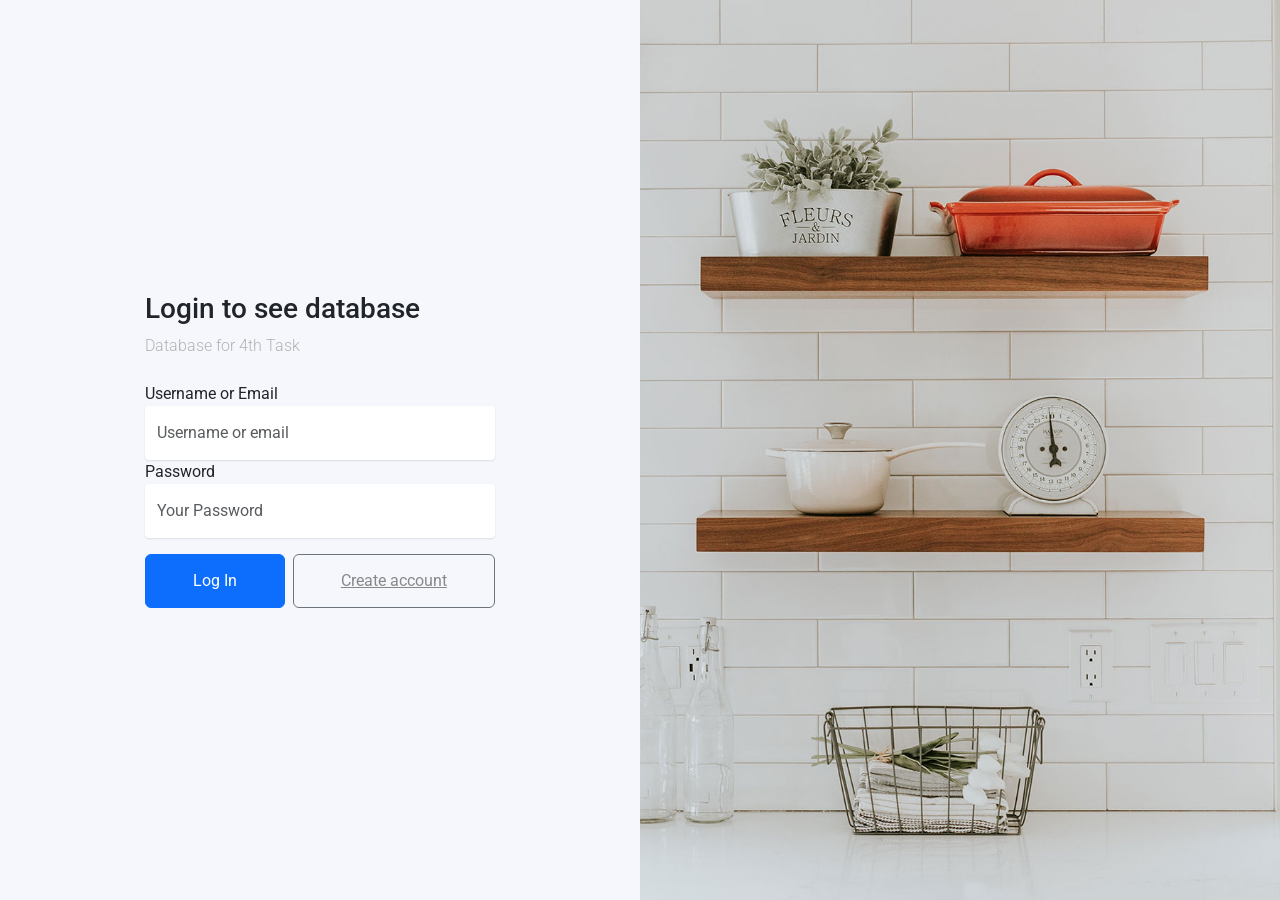
<file: Task4/wwwroot/index.html>
<!DOCTYPE html>
<html lang="en">
<head>
    <meta charset="UTF-8">
    <meta name="viewport" content="width=device-width, initial-scale=1.0">
    <title>Task 4 - Database login</title>
    <link href="https://cdn.jsdelivr.net/npm/bootstrap@5.1.3/dist/css/bootstrap.min.css" rel="stylesheet" integrity="sha384-1BmE4kWBq78iYhFldvKuhfTAU6auU8tT94WrHftjDbrCEXSU1oBoqyl2QvZ6jIW3" crossorigin="anonymous">
    <link rel="stylesheet" href="style.css">
    <link href="https://fonts.googleapis.com/css?family=Roboto:300,400&display=swap" rel="stylesheet">
</head>
<body>
    
    <div class="d-lg-flex half">
    <div class="bg order-1 order-md-2" style="background-image: url('images/bg_1.jpg');"></div>
    <div class="contents order-2 order-md-1">

      <div class="container">
        <div class="row align-items-center justify-content-center">
          <div class="col-md-7">
            <h3>Login to see database</h3>
            <p class="mb-4">Database for 4th Task</p>
            <form action="#" method="post">
              <div class="form-group first">
                <label for="username">Username or Email</label>
                <input type="text" class="form-control" placeholder="Username or email" id="username">
              </div>

              <div class="form-group last mb-3">
                <label for="password">Password</label>
                <input type="password" class="form-control" placeholder="Your Password" id="password">
              </div>

              <div class="d-flex gap-2 mt-3">
                <input type="submit" value="Log In" class="btn btn-primary flex-fill" onclick="login(event)">
                <a href="registrationPage.html" class="btn btn-outline-secondary flex-fill d-flex align-items-center justify-content-center">Create account</a>
              </div>
            </form>
          </div>
        </div>
      </div>
    </div>

    
  </div>
    






    <script src="https://cdn.jsdelivr.net/npm/bootstrap@5.1.3/dist/js/bootstrap.bundle.min.js" integrity="sha384-ka7Sk0Gln4gmtz2MlQnikT1wXgYsOg+OMhuP+IlRH9sENBO0LRn5q+8nbTov4+1p" crossorigin="anonymous"></script>
    <script src="js/main.js"></script>
  </body>
</html>
</file>
<file: Task4/wwwroot/style.css>
body {
  font-family: "Roboto", sans-serif;
  background-color: #fff; }

p {
  color: #b3b3b3;
  font-weight: 300; }

h1, h2, h3, h4, h5, h6,
.h1, .h2, .h3, .h4, .h5, .h6 {
  font-family: "Roboto", sans-serif; }

a {
  -webkit-transition: .3s all ease;
  -o-transition: .3s all ease;
  transition: .3s all ease; }
  a:hover {
    text-decoration: none !important; }

.content {
  padding: 7rem 0; }

h2 {
  font-size: 20px; }

.half, .half .container > .row {
  height: 100vh;
  min-height: 700px; }

@media (max-width: 991.98px) {
  .half .bg {
    height: 200px; } }

.half .contents {
  background: #f6f7fc; }

.half .contents, .half .bg {
  width: 50%; }
  @media (max-width: 1199.98px) {
    .half .contents, .half .bg {
      width: 100%; } }
  .half .contents .form-control, .half .bg .form-control {
    border: none;
    -webkit-box-shadow: 0 1px 2px 0 rgba(0, 0, 0, 0.1);
    box-shadow: 0 1px 2px 0 rgba(0, 0, 0, 0.1);
    border-radius: 4px;
    height: 54px;
    background: #fff; }
    .half .contents .form-control:active, .half .contents .form-control:focus, .half .bg .form-control:active, .half .bg .form-control:focus {
      outline: none;
      -webkit-box-shadow: 0 1px 2px 0 rgba(0, 0, 0, 0.1);
      box-shadow: 0 1px 2px 0 rgba(0, 0, 0, 0.1); }

.half .bg {
  background-size: cover;
  background-position: center; }

.half a {
  color: #888;
  text-decoration: underline; }

.half .btn {
  height: 54px;
  padding-left: 30px;
  padding-right: 30px; }

.half .forgot-pass {
  position: relative;
  top: 2px;
  font-size: 14px; }

.control {
  display: block;
  position: relative;
  padding-left: 30px;
  margin-bottom: 15px;
  cursor: pointer;
  font-size: 14px; }
  .control .caption {
    position: relative;
    top: .2rem;
    color: #888; }

.control input {
  position: absolute;
  z-index: -1;
  opacity: 0; }

.control__indicator {
  position: absolute;
  top: 2px;
  left: 0;
  height: 20px;
  width: 20px;
  background: #e6e6e6;
  border-radius: 4px; }

.control--radio .control__indicator {
  border-radius: 50%; }

.control:hover input ~ .control__indicator,
.control input:focus ~ .control__indicator {
  background: #ccc; }

.control input:checked ~ .control__indicator {
  background: #fb771a; }

.control:hover input:not([disabled]):checked ~ .control__indicator,
.control input:checked:focus ~ .control__indicator {
  background: #fb8633; }

.control input:disabled ~ .control__indicator {
  background: #e6e6e6;
  opacity: 0.9;
  pointer-events: none; }

.control__indicator:after {
  font-family: 'icomoon';
  content: '\e5ca';
  position: absolute;
  display: none;
  font-size: 16px;
  -webkit-transition: .3s all ease;
  -o-transition: .3s all ease;
  transition: .3s all ease; }

.control input:checked ~ .control__indicator:after {
  display: block;
  color: #fff; }

.control--checkbox .control__indicator:after {
  top: 50%;
  left: 50%;
  margin-top: -1px;
  -webkit-transform: translate(-50%, -50%);
  -ms-transform: translate(-50%, -50%);
  transform: translate(-50%, -50%); }

.control--checkbox input:disabled ~ .control__indicator:after {
  border-color: #7b7b7b; }

.control--checkbox input:disabled:checked ~ .control__indicator {
  background-color: #7e0cf5;
  opacity: .2; }
</file>
